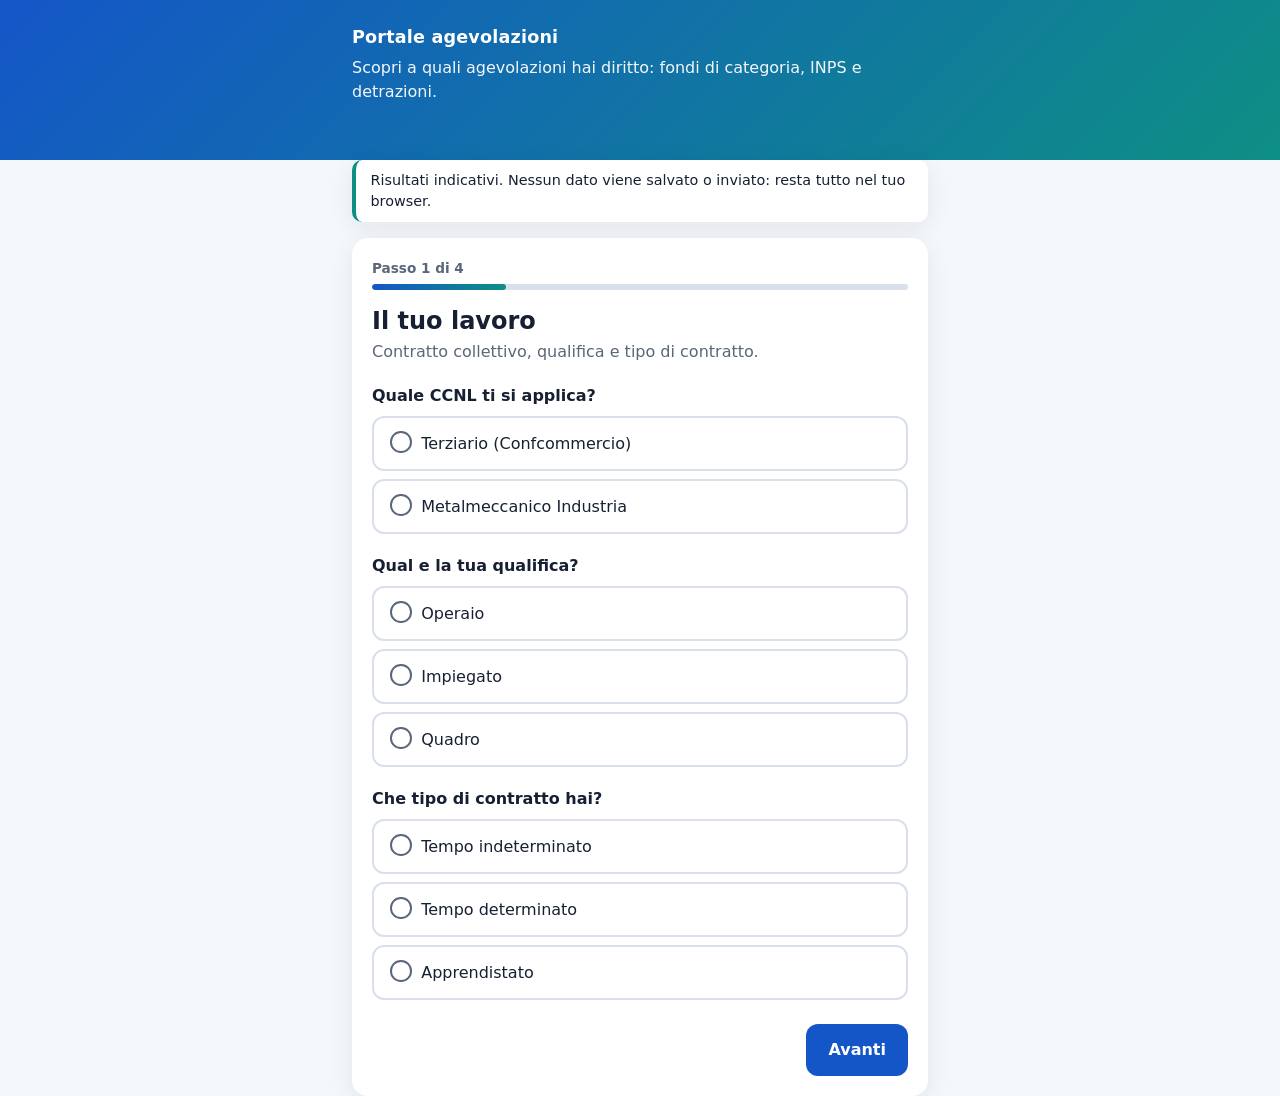
<file: web/index.html>
<!doctype html>
<html lang="it">
<head>
  <meta charset="utf-8">
  <meta name="viewport" content="width=device-width, initial-scale=1">
  <meta name="description" content="Scopri in pochi minuti a quali agevolazioni ha diritto un lavoratore dipendente: fondi di categoria, INPS, detrazioni.">
  <title>Portale agevolazioni</title>
  <link rel="stylesheet" href="stile.css">
</head>
<body>
  <header class="testata">
    <div class="contenuto">
      <p class="marchio">Portale agevolazioni</p>
      <p class="lead">Scopri a quali agevolazioni hai diritto: fondi di categoria, INPS e detrazioni.</p>
    </div>
  </header>
  <main class="contenuto">
    <p class="avviso" role="note">Risultati indicativi. Nessun dato viene salvato o inviato: resta tutto nel tuo browser.</p>
    <div id="app"></div>
  </main>
  <script type="module" src="app.js"></script>
</body>
</html>
</file>
<file: web/stile.css>
:root {
  --fg: #172033; --bg: #f4f7fb; --card: #fff; --muted: #5a667a; --line: #d9e0ec;
  --accent: #1456c8; --accent-2: #0e8f84; --accent-fg: #fff; --err: #b3261e; --sel: #e8f0fe;
  --ombra: 0 6px 24px rgba(23, 32, 51, .08);
}
@media (prefers-color-scheme: dark) {
  :root {
    --fg: #e8ecf5; --bg: #0f1522; --card: #172033; --muted: #9eabc2; --line: #2a3650;
    --accent: #6ea0ff; --accent-2: #4cc9bd; --accent-fg: #0b1220; --err: #ff8f87; --sel: #1d2c4d;
    --ombra: 0 6px 24px rgba(0, 0, 0, .35);
  }
}
* { box-sizing: border-box; }
body { margin: 0; font: 16px/1.5 system-ui, -apple-system, 'Segoe UI', sans-serif; color: var(--fg); background: var(--bg); }
.contenuto { max-width: 38rem; margin: 0 auto; padding: 0 1rem; }
.testata { background: linear-gradient(135deg, var(--accent), var(--accent-2)); color: #fff; padding: 1.5rem 0 3.5rem; }
.marchio { margin: 0; font-weight: 700; font-size: 1.1rem; letter-spacing: .01em; }
.lead { margin: .35rem 0 0; opacity: .95; }
main { margin-top: -2.25rem; padding-bottom: 3rem; }
.avviso { margin: 0 0 1rem; padding: .6rem .9rem; font-size: .9rem; background: var(--card); border-radius: 10px; box-shadow: var(--ombra); border-left: 4px solid var(--accent-2); }

.scheda, .risultati { background: var(--card); border-radius: 16px; box-shadow: var(--ombra); padding: 1.25rem; animation: entra .28s ease-out; }
@keyframes entra { from { opacity: 0; transform: translateX(16px); } to { opacity: 1; transform: none; } }
@media (prefers-reduced-motion: reduce) { .scheda, .risultati { animation: none; } }

h1 { margin: .25rem 0 .25rem; font-size: 1.5rem; line-height: 1.25; outline: none; }
h2 { font-size: 1.1rem; margin: 1.5rem 0 .25rem; color: var(--accent); }
.sottotitolo { margin: 0 0 1rem; color: var(--muted); }
.progresso { margin-bottom: 1rem; }
.passo-n { margin: 0 0 .35rem; font-size: .85rem; color: var(--muted); font-weight: 600; }
.barra { height: 6px; background: var(--line); border-radius: 99px; overflow: hidden; }
.riempimento { height: 100%; background: linear-gradient(90deg, var(--accent), var(--accent-2)); border-radius: 99px; transition: width .3s; }

.domanda { margin: 1.25rem 0; }
.domanda-testo { display: block; margin: 0 0 .5rem; font-weight: 600; }
.opzioni { display: grid; gap: .5rem; }
.opzione { position: relative; display: flex; align-items: center; gap: .6rem; padding: .8rem 1rem; border: 2px solid var(--line); border-radius: 12px; cursor: pointer; transition: border-color .15s, background .15s; }
.opzione:hover { border-color: var(--accent); }
.opzione input { position: absolute; opacity: 0; }
.opzione span::before { content: ''; display: inline-block; width: 1.1rem; height: 1.1rem; margin-right: .6rem; vertical-align: -.2rem; border: 2px solid var(--muted); border-radius: 50%; }
.opzione:has(input:checked) { border-color: var(--accent); background: var(--sel); }
.opzione:has(input:checked) span::before { border-color: var(--accent); background: radial-gradient(var(--accent) 45%, transparent 50%); }
.opzione:has(input:focus-visible) { outline: 3px solid var(--accent); outline-offset: 2px; }

input[type=date], input[type=number], select { width: 100%; font: inherit; padding: .7rem .8rem; border: 2px solid var(--line); border-radius: 12px; color: var(--fg); background: var(--card); }
input:focus-visible, select:focus-visible, button:focus-visible { outline: 3px solid var(--accent); outline-offset: 2px; }
.errore { color: var(--err); margin: .4rem 0 0; font-size: .9rem; font-weight: 600; }

.figlio { display: grid; gap: .6rem; padding: .9rem; margin-bottom: .6rem; border: 2px solid var(--line); border-radius: 12px; }
.figlio label { display: grid; gap: .25rem; font-size: .9rem; color: var(--muted); }

button { font: inherit; cursor: pointer; border-radius: 12px; padding: .75rem 1.25rem; border: 2px solid transparent; }
.primario { background: var(--accent); color: var(--accent-fg); font-weight: 700; }
.primario:hover { filter: brightness(1.08); }
.secondario { background: transparent; color: var(--accent); border-color: var(--line); font-weight: 600; }
.secondario:hover { border-color: var(--accent); }
.testuale { background: none; color: var(--err); padding: .25rem; justify-self: start; font-size: .9rem; }
.azioni { display: flex; justify-content: space-between; gap: .75rem; margin-top: 1.5rem; }
.azioni .primario { margin-left: auto; }

.checklist { list-style: none; margin: 0; padding: 0; }
.checklist li { border: 2px solid var(--line); border-radius: 12px; padding: .8rem; margin: .5rem 0; }
.titolo { font-weight: 600; font-size: 1.05rem; margin: 0; }
.in-breve { margin: .35rem 0 0; }
.badge { font-size: .75rem; padding: .1rem .5rem; border-radius: 99px; border: 1px solid var(--err); color: var(--err); white-space: nowrap; }
.importo { margin: .3rem 0 0; font-size: 1.15rem; font-weight: 700; color: var(--accent-2); }
.nota, .fonte { margin: .25rem 0 0; color: var(--muted); font-size: .9rem; }
.avviso-incompat { border-left: 4px solid var(--err); padding: .6rem .8rem; background: var(--sel); border-radius: 0 10px 10px 0; }
a { color: var(--accent); }
.risultati > .secondario { margin-top: 1.5rem; }
details { margin: .4rem 0 0; font-size: .9rem; color: var(--muted); }
summary { cursor: pointer; color: var(--accent); font-weight: 600; }
details p { margin: .35rem 0 0; }
.fonte p { margin: 0 0 .5rem; }
.pulsante { display: inline-block; margin-top: .25rem; padding: .55rem 1rem; border-radius: 10px; border: 2px solid var(--accent); color: var(--accent); font-weight: 700; text-decoration: none; }
.pulsante:hover { background: var(--accent); color: var(--accent-fg); }
.link-pdf { margin-left: .75rem; font-size: .9rem; }
</file>
